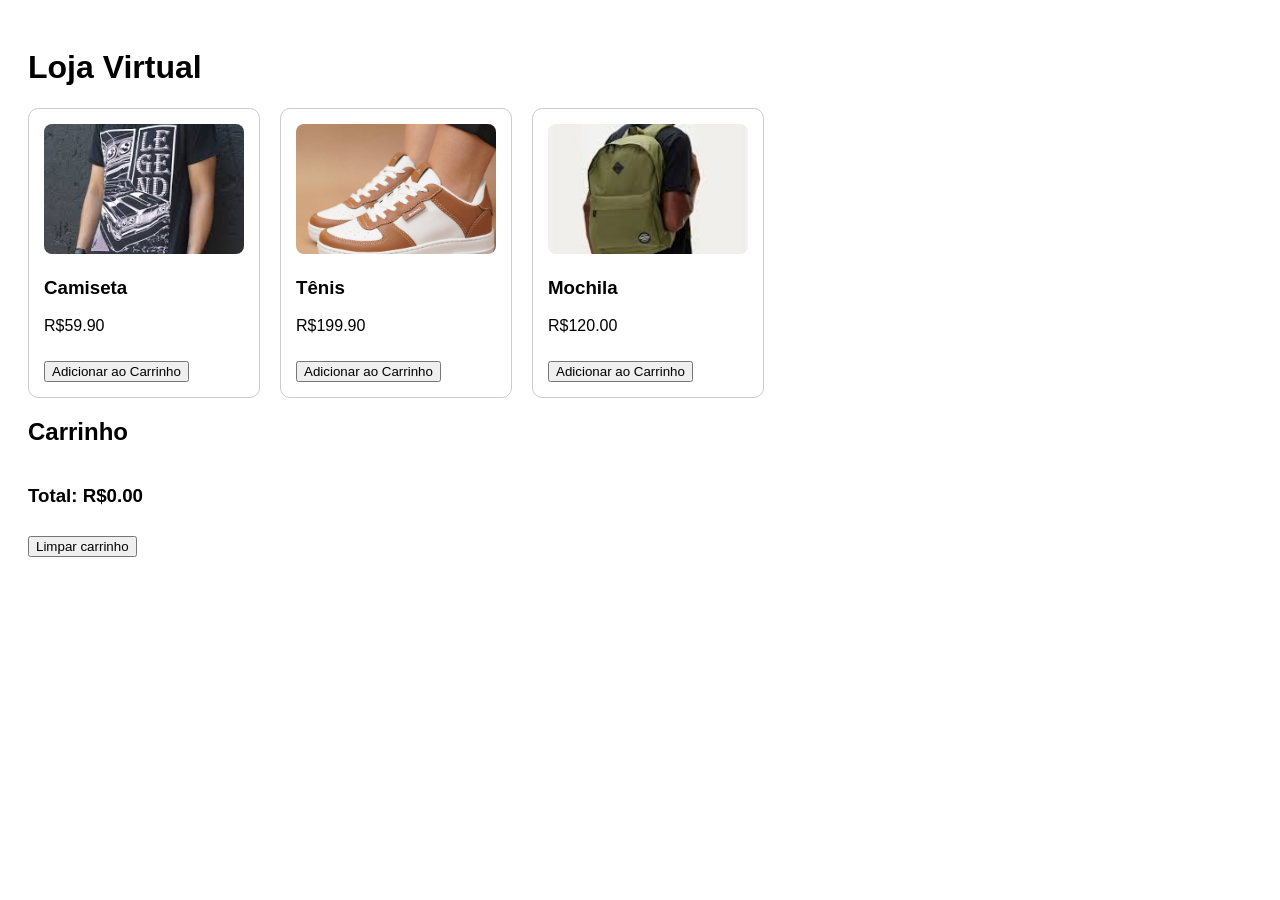
<file: FINAL/index.html>
<!DOCTYPE html>
<html lang="pt-br">
<head>
  <meta charset="UTF-8">
  <title>Carrinho E-commerce</title>
  <link rel="stylesheet" href="style.css">
</head>
<body>

  <h1>Loja Virtual</h1>

  <section id="produtos"></section>

  <h2>Carrinho</h2>

  <section id="carrinho"></section>

  <h3 id="total">Total: R$ 0</h3>

  <button id="limparCarrinho">Limpar carrinho</button>

  <script src="script.js"></script>
</body>
</html>
</file>
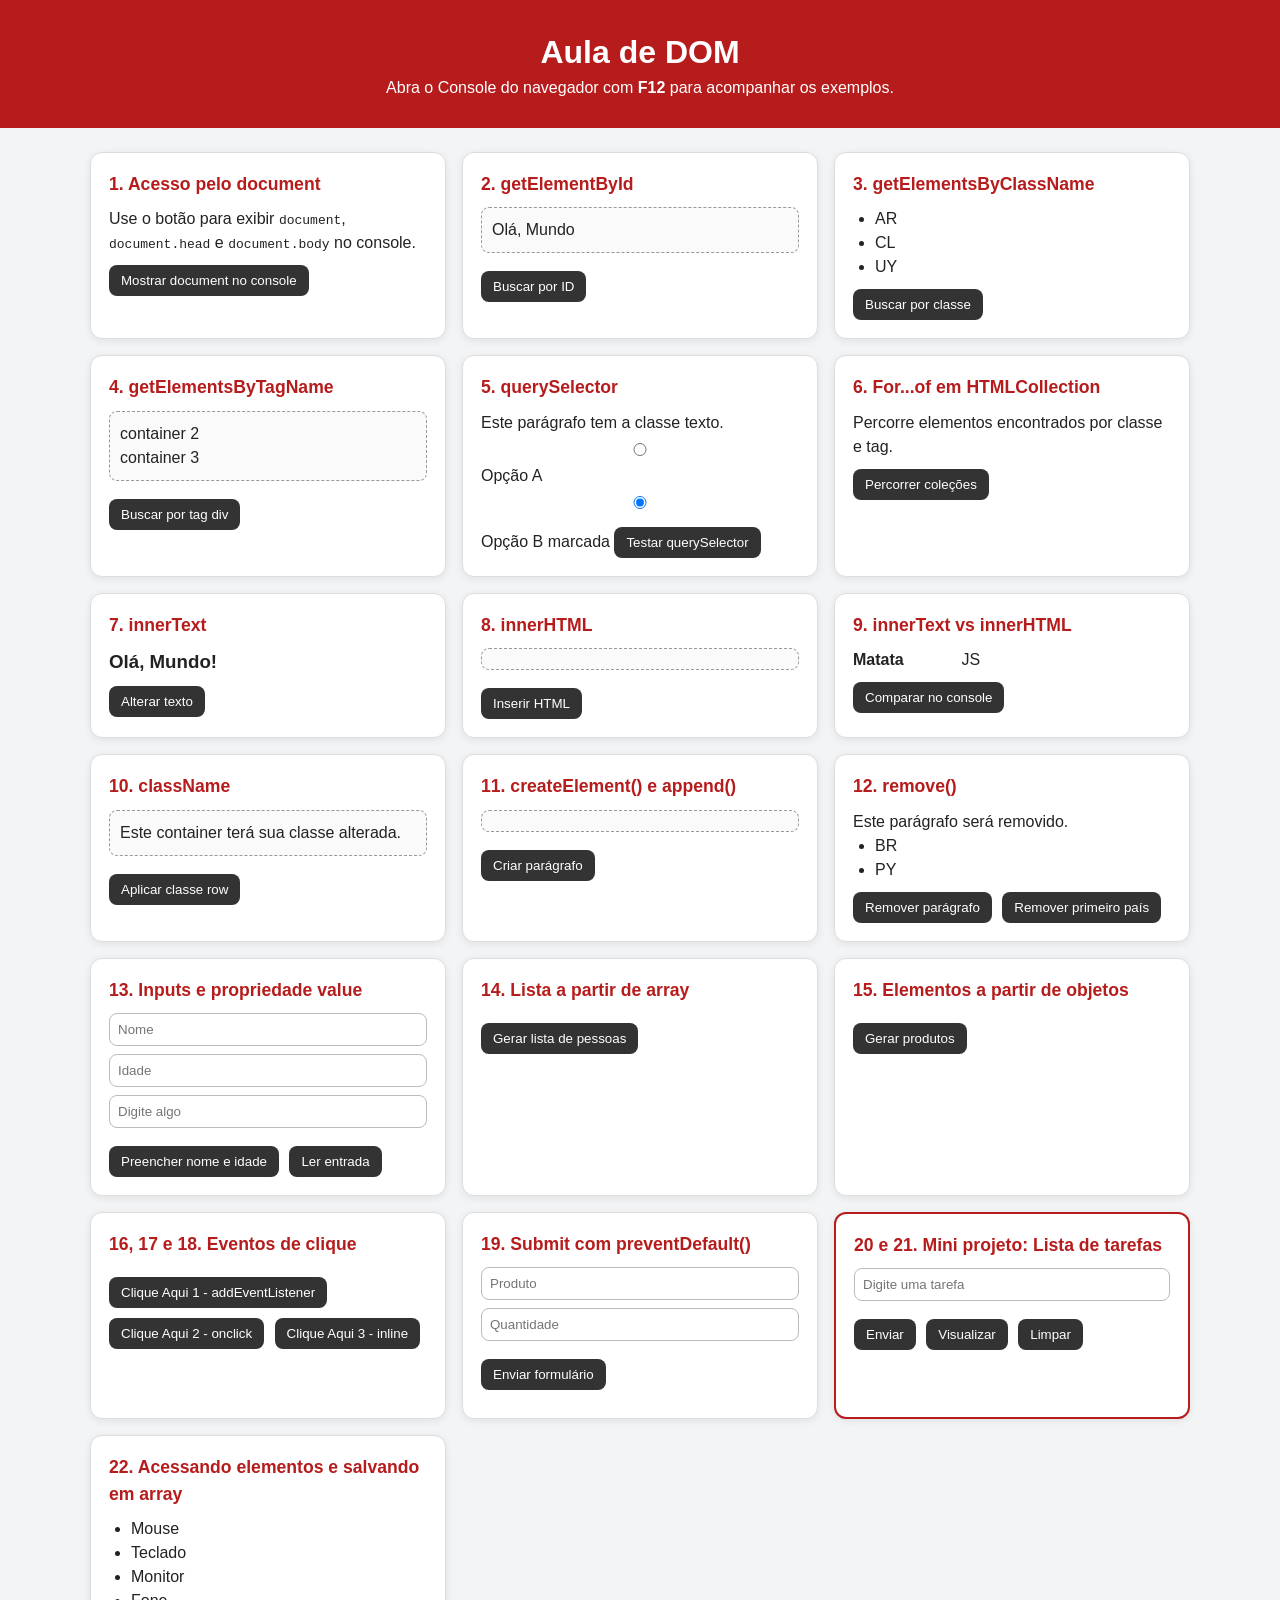
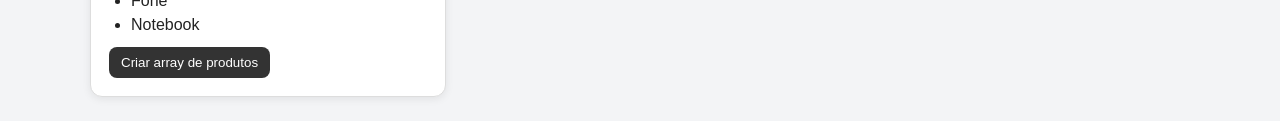
<file: DOM/aula_dom/index.html>
<!DOCTYPE html>
<html lang="pt-BR">
<head>
  <meta charset="UTF-8">
  <meta name="viewport" content="width=device-width, initial-scale=1.0">
  <title>Aula de DOM</title>
  <link rel="stylesheet" href="css/style.css">
</head>
<body>
  <header class="topo">
    <h1 id="titulo">Aula de DOM</h1>
    <p>Abra o Console do navegador com <strong>F12</strong> para acompanhar os exemplos.</p>
  </header>

  <main class="container">
    <section class="card">
      <h2>1. Acesso pelo document</h2>
      <p>Use o botão para exibir <code>document</code>, <code>document.head</code> e <code>document.body</code> no console.</p>
      <button id="btn-document">Mostrar document no console</button>
    </section>

    <section class="card">
      <h2>2. getElementById</h2>
      <div id="app" class="caixa">
        <p id="paragrafo1">Olá, Mundo</p>
      </div>
      <button id="btn-id">Buscar por ID</button>
    </section>

    <section class="card">
      <h2>3. getElementsByClassName</h2>
      <ul>
        <li class="paises">AR</li>
        <li class="paises">CL</li>
        <li class="paises">UY</li>
      </ul>
      <button id="btn-classe">Buscar por classe</button>
    </section>

    <section class="card">
      <h2>4. getElementsByTagName</h2>
      <div id="grupo-divs" class="caixa">
        <div>container 2</div>
        <div>container 3</div>
      </div>
      <button id="btn-tag">Buscar por tag div</button>
    </section>

    <section class="card" id="container-query">
      <h2>5. querySelector</h2>
      <p class="texto">Este parágrafo tem a classe texto.</p>
      <label><input class="radio" type="radio" name="opcao" value="A"> Opção A</label>
      <label><input class="radio" type="radio" name="opcao" value="B" checked> Opção B marcada</label>
      <button id="btn-query">Testar querySelector</button>
    </section>

    <section class="card">
      <h2>6. For...of em HTMLCollection</h2>
      <p>Percorre elementos encontrados por classe e tag.</p>
      <button id="btn-forof">Percorrer coleções</button>
    </section>

    <section class="card">
      <h2>7. innerText</h2>
      <h3 id="titulo-innertext">Olá, Mundo!</h3>
      <button id="btn-innertext">Alterar texto</button>
    </section>

    <section class="card">
      <h2>8. innerHTML</h2>
      <div id="container-html" class="resultado"></div>
      <button id="btn-innerhtml">Inserir HTML</button>
    </section>

    <section class="card">
      <h2>9. innerText vs innerHTML</h2>
      <p id="paragrafo-completo">
        <span style="display: none">Hakuna</span>
        <strong>Matata</strong>
        <span style="visibility: hidden;">Mundo</span>
        <span>JS</span>
      </p>
      <button id="btn-comparar">Comparar no console</button>
    </section>

    <section class="card">
      <h2>10. className</h2>
      <div id="container-classe" class="resultado">Este container terá sua classe alterada.</div>
      <button id="btn-classname">Aplicar classe row</button>
    </section>

    <section class="card">
      <h2>11. createElement() e append()</h2>
      <div id="area-append" class="resultado"></div>
      <button id="btn-create">Criar parágrafo</button>
    </section>

    <section class="card">
      <h2>12. remove()</h2>
      <p id="paragrafo-remover">Este parágrafo será removido.</p>
      <ul>
        <li class="remover-pais">BR</li>
        <li class="remover-pais">PY</li>
      </ul>
      <button id="btn-remove-paragrafo">Remover parágrafo</button>
      <button id="btn-remove-pais">Remover primeiro país</button>
    </section>

    <section class="card">
      <h2>13. Inputs e propriedade value</h2>
      <input id="nome" type="text" placeholder="Nome">
      <input id="idade" type="number" placeholder="Idade">
      <input id="entrada-valor" type="text" placeholder="Digite algo">
      <button id="btn-preencher">Preencher nome e idade</button>
      <button id="btn-ler-input">Ler entrada</button>
    </section>

    <section class="card">
      <h2>14. Lista a partir de array</h2>
      <ul id="pessoas"></ul>
      <button id="btn-array">Gerar lista de pessoas</button>
    </section>

    <section class="card">
      <h2>15. Elementos a partir de objetos</h2>
      <div id="produtos-container" class="grid-produtos"></div>
      <button id="btn-objetos">Gerar produtos</button>
    </section>

    <section class="card">
      <h2>16, 17 e 18. Eventos de clique</h2>
      <button id="botao1">Clique Aqui 1 - addEventListener</button>
      <button id="botao2">Clique Aqui 2 - onclick</button>
      <button onclick="funcaoOpcao3()">Clique Aqui 3 - inline</button>
    </section>

    <section class="card">
      <h2>19. Submit com preventDefault()</h2>
      <form id="formulario">
        <input type="text" placeholder="Produto">
        <input type="number" placeholder="Quantidade">
        <button type="submit">Enviar formulário</button>
      </form>
      <p id="resultado-formulario" class="mensagem"></p>
    </section>

    <section class="card destaque">
      <h2>20 e 21. Mini projeto: Lista de tarefas</h2>
      <input type="text" name="entrada" id="entrada" placeholder="Digite uma tarefa">
      <button id="enviar">Enviar</button>
      <button id="visualizar">Visualizar</button>
      <button id="limpar">Limpar</button>
      <ul id="resultado"></ul>
    </section>

    <section class="card">
      <h2>22. Acessando elementos e salvando em array</h2>
      <ul>
        <li class="produto">Mouse</li>
        <li class="produto">Teclado</li>
        <li class="produto">Monitor</li>
        <li class="produto">Fone</li>
        <li class="produto">Notebook</li>
      </ul>
      <button id="btn-produtos-array">Criar array de produtos</button>
    </section>
  </main>

  <script src="js/main.js"></script>
</body>
</html>
</file>
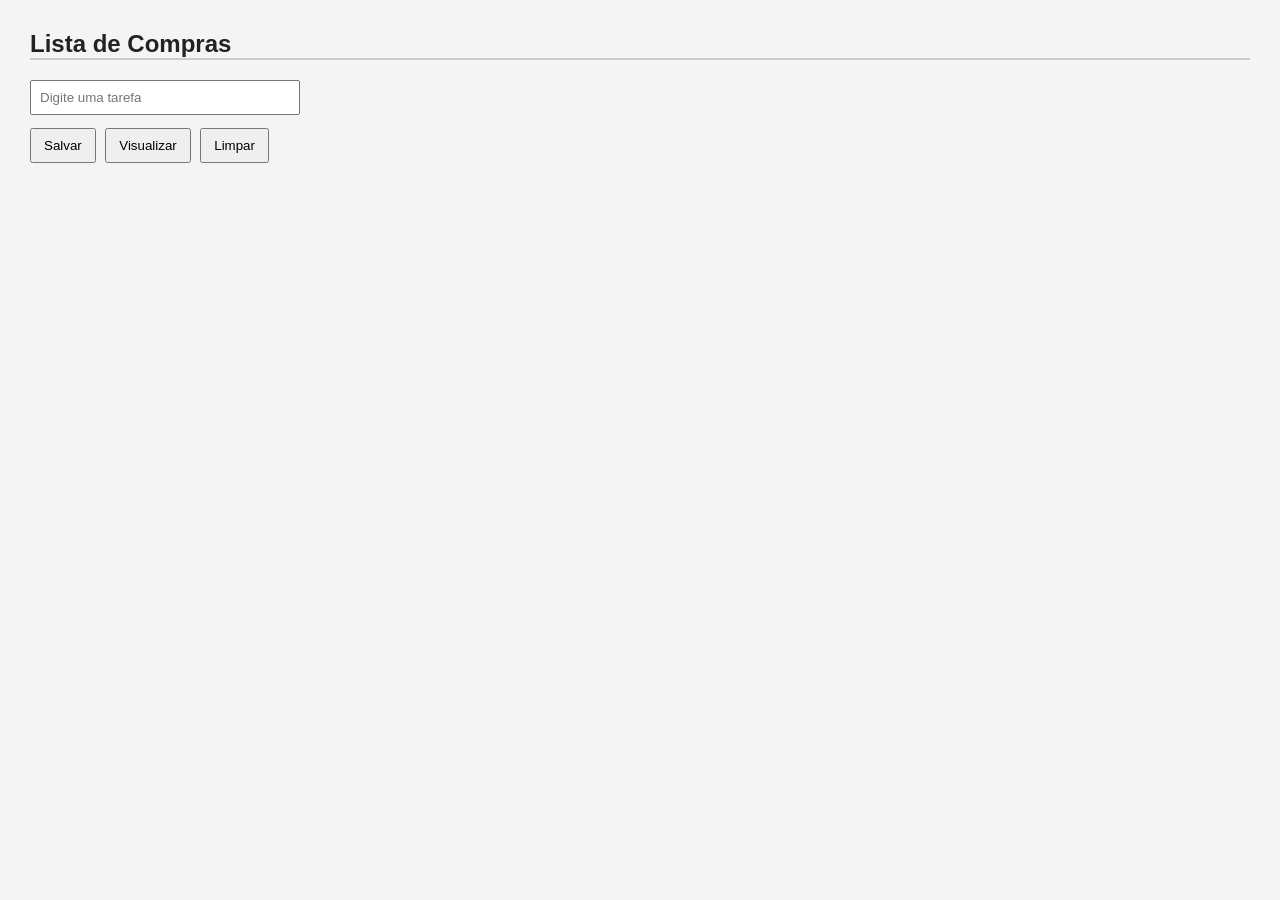
<file: Storage/exemplo/compras.html>
<!DOCTYPE html>
<html lang="pt-br">
<head>
    <meta charset="UTF-8">
    <meta name="viewport" content="width=device-width, initial-scale=1.0">
    <title>Lista de Compras</title>
    <link rel="stylesheet" href="style.css">
</head>
<body>

    <h2>Lista de Compras</h2>
    <input type="text" id="entradaCompras" placeholder="Digite uma tarefa">
    <button id="salvar">Salvar</button>
    <button id="visualizar">Visualizar</button>
    <button id="limpar">Limpar</button>

    <ul id="listaAtual"></ul>

    <script src="compras.js"></script>
    
</body>
</html>
</file>
<file: FINAL/style.css>
body {
  font-family: Arial;
  padding: 20px;
}

#produtos,
#carrinho {
  display: flex;
  gap: 20px;
  flex-wrap: wrap;
}

.card {
  width: 200px;
  padding: 15px;
  border: 1px solid #ccc;
  border-radius: 10px;
  animation: aparecer 1s;
  transition: 0.3s;
}

.card:hover {
  transform: scale(1.05);
}

.card img {
  width: 100%;
  height: 130px;
  object-fit: cover;
  border-radius: 8px;
}

button {
  margin-top: 10px;
  cursor: pointer;
}

@keyframes aparecer {
  from {
    opacity: 0;
    transform: translateY(-15px);
  }

  to {
    opacity: 1;
    transform: translateY(0);
  }
}
</file>
<file: DOM/aula_dom/css/style.css>
* {
  margin: 0;
  padding: 0;
  box-sizing: border-box;
}

body {
  font-family: Arial, Helvetica, sans-serif;
  background-color: #f3f4f6;
  color: #222;
  line-height: 1.5;
}

.topo {
  background-color: #b71c1c;
  color: white;
  padding: 28px;
  text-align: center;
}

.container {
  width: 92%;
  max-width: 1100px;
  margin: 24px auto;
  display: grid;
  grid-template-columns: repeat(auto-fit, minmax(300px, 1fr));
  gap: 16px;
}

.card {
  background-color: white;
  border: 1px solid #ddd;
  border-radius: 12px;
  padding: 18px;
  box-shadow: 0 2px 8px rgba(0, 0, 0, 0.08);
}

.card h2 {
  font-size: 1.1rem;
  margin-bottom: 10px;
  color: #b71c1c;
}

button {
  margin-top: 10px;
  margin-right: 6px;
  padding: 8px 12px;
  border: none;
  border-radius: 8px;
  background-color: #333;
  color: white;
  cursor: pointer;
}

button:hover {
  background-color: #555;
}

input {
  display: block;
  width: 100%;
  margin: 8px 0;
  padding: 8px;
  border: 1px solid #bbb;
  border-radius: 8px;
}

ul {
  margin-left: 22px;
}

.caixa,
.resultado {
  border: 1px dashed #999;
  padding: 10px;
  margin: 8px 0;
  border-radius: 8px;
  background-color: #fafafa;
}

.row {
  background-color: #e3f2fd;
  border: 2px solid #1976d2;
  padding: 14px;
  border-radius: 10px;
}

.grid-produtos {
  display: grid;
  gap: 8px;
}

.produto-card {
  border: 1px solid #ccc;
  border-radius: 8px;
  padding: 10px;
  background-color: #fafafa;
}

.mensagem {
  margin-top: 10px;
  font-weight: bold;
}

.destaque {
  border: 2px solid #b71c1c;
}
</file>
<file: Storage/exemplo/style.css>
body {
    font-family: Arial, Helvetica, sans-serif;
    margin: 30px;
    background-color: #f4f4f4;
    color: #222;
}

h1 {
    background-color: #333;
    color: white;
    padding: 15px;
}

h2 {
    margin-top: 30px;
    border-bottom: 2px solid #ccc;
}

.caixa {
    background-color: white;
    border: 2px solid #333;
    padding: 15px;
    margin: 10px 0;
}

.container-tag {
    background-color: lightblue;
    border: 1px solid #333;
    padding: 10px;
    margin: 5px 0;
}

.texto {
    color: blue;
    font-weight: bold;
}

.paises {
    color: darkgreen;
    margin: 5px 0;
}

input {
    display: block;
    margin: 8px 0;
    padding: 8px;
    width: 250px;
}

button {
    padding: 8px 12px;
    margin: 5px 5px 5px 0;
    cursor: pointer;
}

.row {
    background-color: lightyellow;
    border: 3px dashed orange;
    padding: 15px;
}

.card-produto {
    background-color: white;
    border: 1px solid #999;
    padding: 10px;
    margin: 10px 0;
}
</file>
